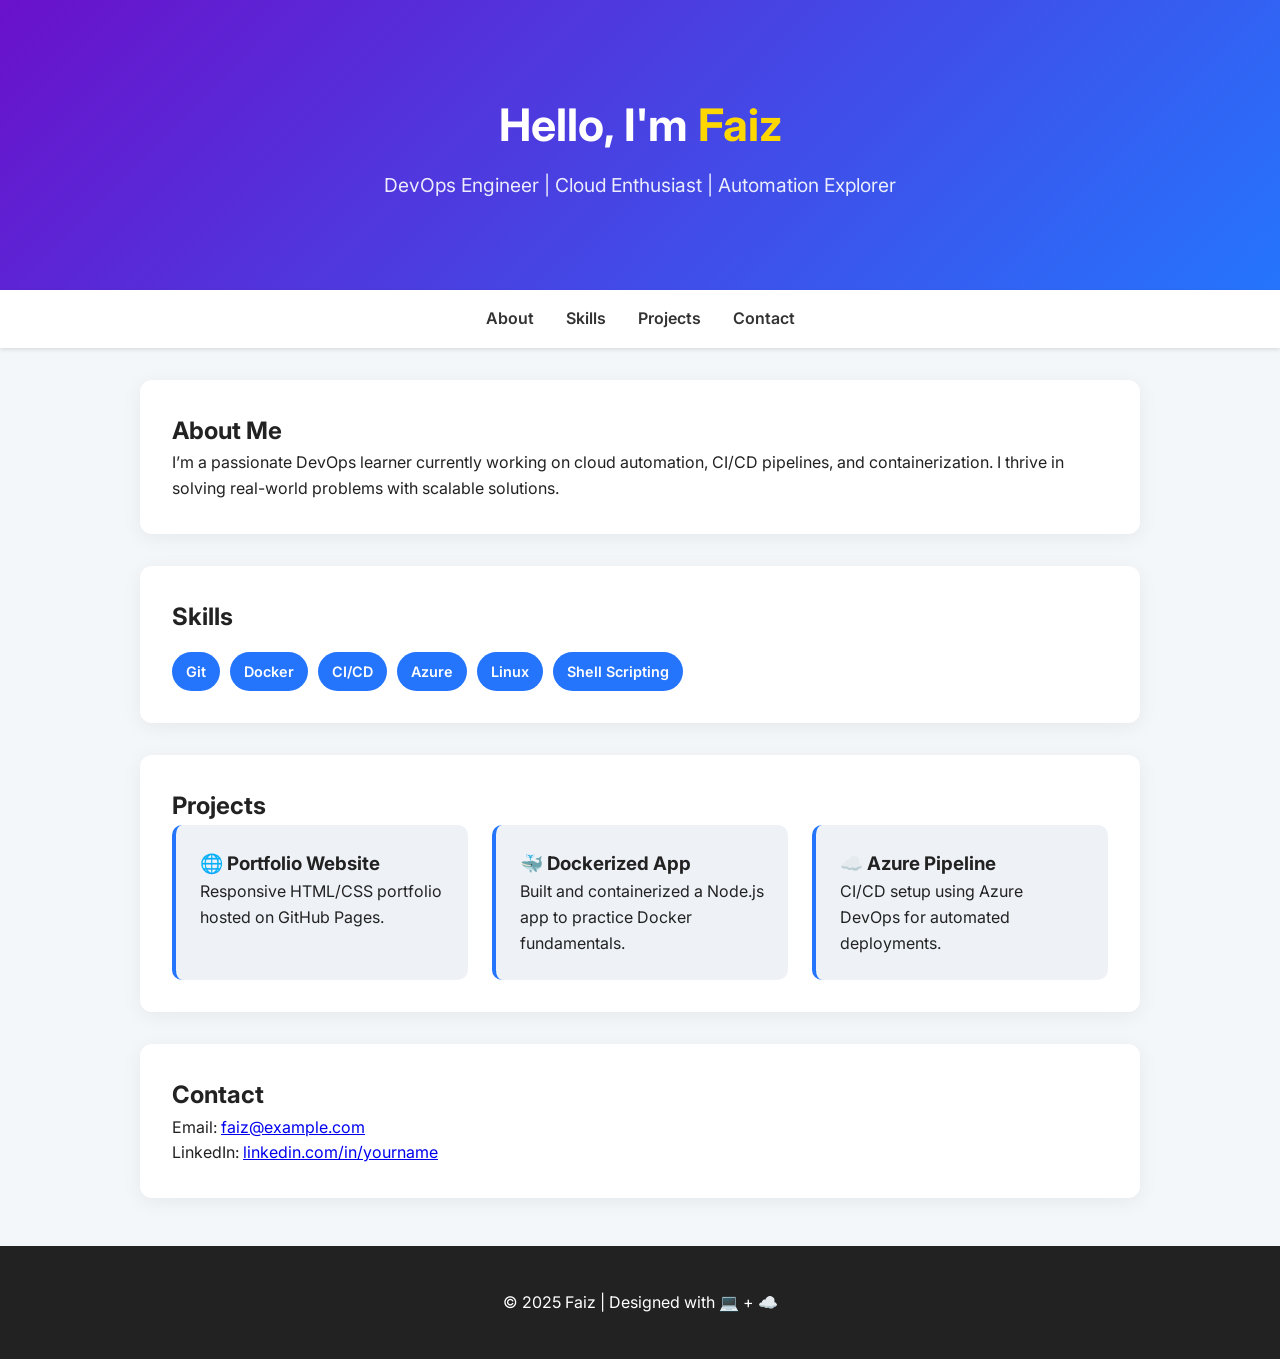
<file: index.html>
<!DOCTYPE html>
<html lang="en">
<head>
  <meta charset="UTF-8" />
  <meta name="viewport" content="width=device-width, initial-scale=1.0"/>
  <title>Faiz | DevOps Portfolio</title>
  <link rel="stylesheet" href="style.css" />
  <link href="https://fonts.googleapis.com/css2?family=Inter:wght@400;600;800&display=swap" rel="stylesheet">
</head>
<body>
  <header class="fade-in">
    <div class="container">
      <h1>Hello, I'm <span class="highlight">Faiz</span></h1>
      <p class="subtitle">DevOps Engineer | Cloud Enthusiast | Automation Explorer</p>
    </div>
  </header>

  <nav class="fade-in delay-1">
    <div class="container nav-links">
      <a href="#about">About</a>
      <a href="#skills">Skills</a>
      <a href="#projects">Projects</a>
      <a href="#contact">Contact</a>
    </div>
  </nav>

  <section id="about" class="card container fade-in delay-2">
    <h2>About Me</h2>
    <p>
      I’m a passionate DevOps learner currently working on cloud automation, CI/CD pipelines, and containerization. I thrive in solving real-world problems with scalable solutions.
    </p>
  </section>

  <section id="skills" class="card container fade-in delay-3">
    <h2>Skills</h2>
    <div class="skill-list">
      <span>Git</span>
      <span>Docker</span>
      <span>CI/CD</span>
      <span>Azure</span>
      <span>Linux</span>
      <span>Shell Scripting</span>
    </div>
  </section>

  <section id="projects" class="card container fade-in delay-4">
    <h2>Projects</h2>
    <div class="project-grid">
      <div class="project-card">
        <h3>🌐 Portfolio Website</h3>
        <p>Responsive HTML/CSS portfolio hosted on GitHub Pages.</p>
      </div>
      <div class="project-card">
        <h3>🐳 Dockerized App</h3>
        <p>Built and containerized a Node.js app to practice Docker fundamentals.</p>
      </div>
      <div class="project-card">
        <h3>☁️ Azure Pipeline</h3>
        <p>CI/CD setup using Azure DevOps for automated deployments.</p>
      </div>
    </div>
  </section>

  <section id="contact" class="card container fade-in delay-5">
    <h2>Contact</h2>
    <p>Email: <a href="mailto:faiz@example.com">faiz@example.com</a></p>
    <p>LinkedIn: <a href="https://linkedin.com/in/yourname" target="_blank">linkedin.com/in/yourname</a></p>
  </section>

  <footer class="fade-in delay-6">
    <div class="container">
      <p>© 2025 Faiz | Designed with 💻 + ☁️</p>
    </div>
  </footer>
</body>
</html>
</file>
<file: style.css>
/* Font and Reset */
* {
  margin: 0;
  padding: 0;
  box-sizing: border-box;
}

body {
  font-family: 'Inter', sans-serif;
  background: #f4f7fa;
  color: #222;
  line-height: 1.6;
  overflow-x: hidden;
}

.container {
  max-width: 1000px;
  margin: auto;
  padding: 20px;
}

header {
  background: linear-gradient(135deg, #6a11cb, #2575fc);
  color: white;
  text-align: center;
  padding: 70px 20px;
  animation: slideDown 1s ease-out;
}

h1 {
  font-size: 2.8rem;
  margin-bottom: 0.5rem;
}

.subtitle {
  font-size: 1.2rem;
  opacity: 0.9;
}

.highlight {
  color: #ffd700;
}

nav {
  background: white;
  box-shadow: 0 2px 4px rgba(0,0,0,0.1);
  position: sticky;
  top: 0;
  z-index: 10;
}

.nav-links {
  display: flex;
  justify-content: center;
  gap: 2rem;
  padding: 1rem 0;
}

nav a {
  text-decoration: none;
  color: #333;
  font-weight: 600;
  transition: color 0.3s;
}

nav a:hover {
  color: #2575fc;
}

.card {
  background: white;
  border-radius: 12px;
  padding: 2rem;
  margin-top: 2rem;
  box-shadow: 0 4px 20px rgba(0,0,0,0.06);
  opacity: 0;
  transform: translateY(20px);
  animation: fadeUp 0.6s forwards;
}

.project-grid {
  display: grid;
  grid-template-columns: repeat(auto-fit, minmax(260px, 1fr));
  gap: 1.5rem;
}

.project-card {
  background: #eef2f7;
  padding: 1.5rem;
  border-radius: 10px;
  border-left: 4px solid #2575fc;
  transition: transform 0.3s ease;
}

.project-card:hover {
  transform: translateY(-5px);
  background: #dfe7f1;
}

.skill-list {
  display: flex;
  flex-wrap: wrap;
  gap: 10px;
  margin-top: 1rem;
}

.skill-list span {
  background: #2575fc;
  color: white;
  padding: 8px 14px;
  border-radius: 20px;
  font-size: 0.9rem;
  font-weight: 600;
}

footer {
  background: #222;
  color: white;
  text-align: center;
  padding: 1.5rem 0;
  margin-top: 3rem;
}

/* Animations */
@keyframes fadeUp {
  to {
    opacity: 1;
    transform: translateY(0);
  }
}

@keyframes slideDown {
  from {
    transform: translateY(-30px);
    opacity: 0;
  }
  to {
    transform: translateY(0);
    opacity: 1;
  }
}

/* Animation delays */
.fade-in {
  animation: fadeUp 0.6s ease-out forwards;
  opacity: 0;
  transform: translateY(20px);
}

.delay-1 { animation-delay: 0.2s; }
.delay-2 { animation-delay: 0.4s; }
.delay-3 { animation-delay: 0.6s; }
.delay-4 { animation-delay: 0.8s; }
.delay-5 { animation-delay: 1s; }
.delay-6 { animation-delay: 1.2s; }

/* Responsive */
@media (max-width: 600px) {
  h1 { font-size: 2rem; }
  .nav-links {
    flex-direction: column;
    gap: 1rem;
  }
}/* Font and Reset */
* {
  margin: 0;
  padding: 0;
  box-sizing: border-box;
}

body {
  font-family: 'Inter', sans-serif;
  background: #f4f7fa;
  color: #222;
  line-height: 1.6;
  overflow-x: hidden;
}

.container {
  max-width: 1000px;
  margin: auto;
  padding: 20px;
}

header {
  background: linear-gradient(135deg, #6a11cb, #2575fc);
  color: white;
  text-align: center;
  padding: 70px 20px;
  animation: slideDown 1s ease-out;
}

h1 {
  font-size: 2.8rem;
  margin-bottom: 0.5rem;
}

.subtitle {
  font-size: 1.2rem;
  opacity: 0.9;
}

.highlight {
  color: #ffd700;
}

nav {
  background: white;
  box-shadow: 0 2px 4px rgba(0,0,0,0.1);
  position: sticky;
  top: 0;
  z-index: 10;
}

.nav-links {
  display: flex;
  justify-content: center;
  gap: 2rem;
  padding: 1rem 0;
}

nav a {
  text-decoration: none;
  color: #333;
  font-weight: 600;
  transition: color 0.3s;
}

nav a:hover {
  color: #2575fc;
}

.card {
  background: white;
  border-radius: 12px;
  padding: 2rem;
  margin-top: 2rem;
  box-shadow: 0 4px 20px rgba(0,0,0,0.06);
  opacity: 0;
  transform: translateY(20px);
  animation: fadeUp 0.6s forwards;
}

.project-grid {
  display: grid;
  grid-template-columns: repeat(auto-fit, minmax(260px, 1fr));
  gap: 1.5rem;
}

.project-card {
  background: #eef2f7;
  padding: 1.5rem;
  border-radius: 10px;
  border-left: 4px solid #2575fc;
  transition: transform 0.3s ease;
}

.project-card:hover {
  transform: translateY(-5px);
  background: #dfe7f1;
}

.skill-list {
  display: flex;
  flex-wrap: wrap;
  gap: 10px;
  margin-top: 1rem;
}

.skill-list span {
  background: #2575fc;
  color: white;
  padding: 8px 14px;
  border-radius: 20px;
  font-size: 0.9rem;
  font-weight: 600;
}

footer {
  background: #222;
  color: white;
  text-align: center;
  padding: 1.5rem 0;
  margin-top: 3rem;
}

/* Animations */
@keyframes fadeUp {
  to {
    opacity: 1;
    transform: translateY(0);
  }
}

@keyframes slideDown {
  from {
    transform: translateY(-30px);
    opacity: 0;
  }
  to {
    transform: translateY(0);
    opacity: 1;
  }
}

/* Animation delays */
.fade-in {
  animation: fadeUp 0.6s ease-out forwards;
  opacity: 0;
  transform: translateY(20px);
}

.delay-1 { animation-delay: 0.2s; }
.delay-2 { animation-delay: 0.4s; }
.delay-3 { animation-delay: 0.6s; }
.delay-4 { animation-delay: 0.8s; }
.delay-5 { animation-delay: 1s; }
.delay-6 { animation-delay: 1.2s; }

/* Responsive */
@media (max-width: 600px) {
  h1 { font-size: 2rem; }
  .nav-links {
    flex-direction: column;
    gap: 1rem;
  }
}
</file>
